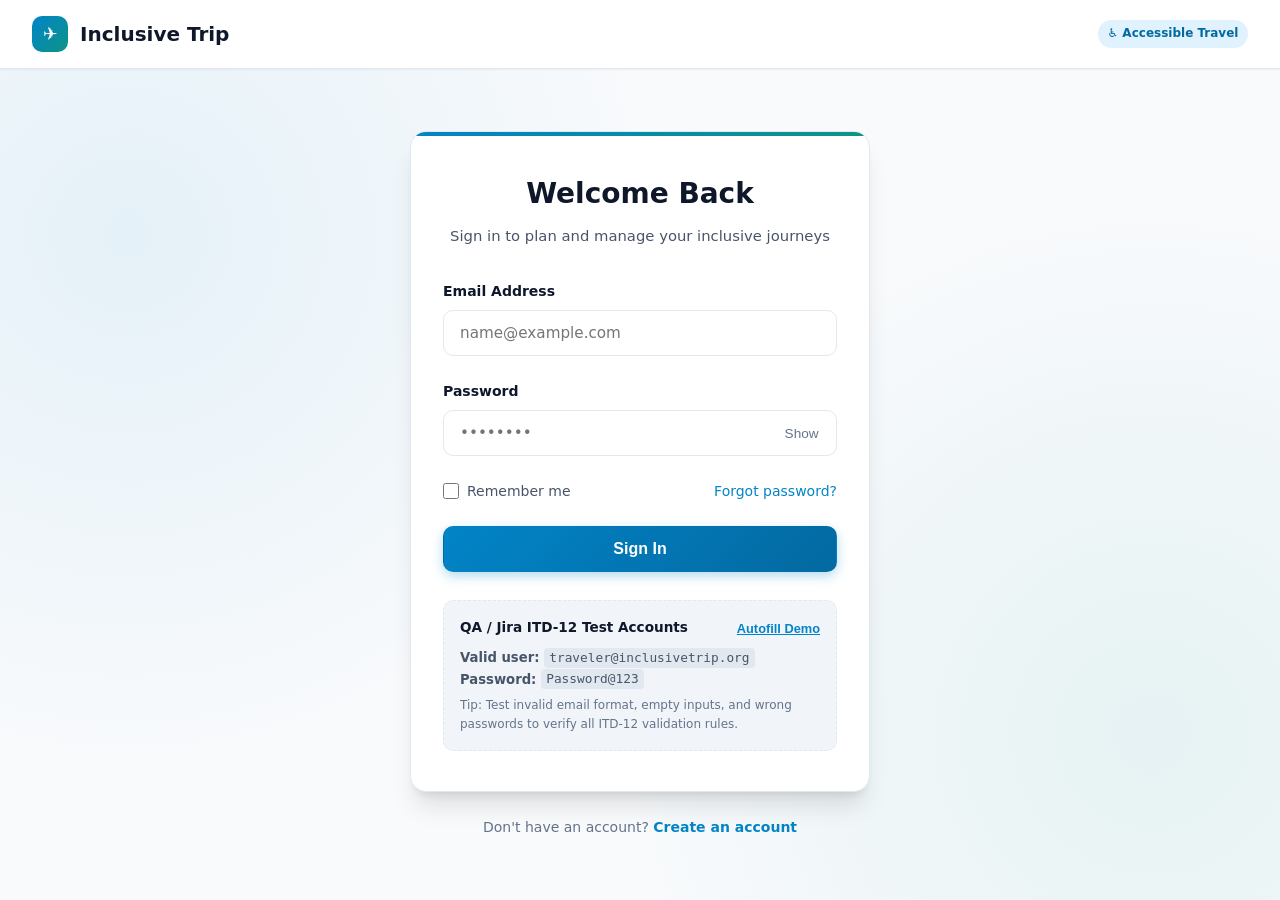
<file: index.html>
<!DOCTYPE html>
<html lang="en">
<head>
  <meta charset="UTF-8">
  <meta name="viewport" content="width=device-width, initial-scale=1.0">
  <meta name="description" content="Inclusive Trip - Explore barrier-free, accessible travel destinations tailored for you.">
  <title>Dashboard | Inclusive Trip</title>
  <link rel="stylesheet" href="css/main.css">
  <style>
    /* Dashboard Specific Styles */
    .dashboard-hero {
      background: linear-gradient(135deg, #0284c7 0%, #0d9488 100%);
      color: var(--text-inverse);
      padding: 3.5rem 2rem;
      border-radius: 0 0 var(--radius-lg) var(--radius-lg);
      margin-bottom: 2.5rem;
      box-shadow: var(--shadow-lg);
    }

    .hero-container {
      max-width: 1100px;
      margin: 0 auto;
      display: flex;
      justify-content: space-between;
      align-items: center;
      flex-wrap: wrap;
      gap: 1.5rem;
    }

    .hero-content h1 {
      font-size: 2.25rem;
      font-weight: 800;
      margin-bottom: 0.5rem;
    }

    .hero-content p {
      font-size: 1.1rem;
      opacity: 0.92;
      max-width: 600px;
    }

    .user-profile-card {
      background: rgba(255, 255, 255, 0.15);
      backdrop-filter: blur(12px);
      border: 1px solid rgba(255, 255, 255, 0.3);
      padding: 1.25rem 1.75rem;
      border-radius: var(--radius-md);
      display: flex;
      align-items: center;
      gap: 1rem;
    }

    .user-avatar {
      width: 48px;
      height: 48px;
      background: var(--bg-card);
      color: var(--primary);
      border-radius: 50%;
      display: flex;
      align-items: center;
      justify-content: center;
      font-size: 1.3rem;
      font-weight: 700;
    }

    .user-details h3 {
      font-size: 1.1rem;
      font-weight: 700;
    }

    .user-details p {
      font-size: 0.85rem;
      opacity: 0.9;
    }

    .dashboard-main {
      max-width: 1100px;
      margin: 0 auto;
      padding: 0 1.5rem 3rem 1.5rem;
      flex: 1;
      width: 100%;
    }

    .section-title {
      font-size: 1.4rem;
      font-weight: 700;
      color: var(--text-primary);
      margin-bottom: 1.5rem;
      display: flex;
      align-items: center;
      gap: 0.5rem;
    }

    .filter-tags {
      display: flex;
      gap: 0.75rem;
      margin-bottom: 2rem;
      flex-wrap: wrap;
    }

    .tag-btn {
      padding: 0.5rem 1rem;
      background: var(--bg-card);
      border: 1px solid var(--border-subtle);
      border-radius: var(--radius-full);
      font-size: 0.875rem;
      font-weight: 600;
      color: var(--text-secondary);
      cursor: pointer;
      display: flex;
      align-items: center;
      gap: 0.4rem;
      transition: all var(--transition-fast);
    }

    .tag-btn.active, .tag-btn:hover {
      background: var(--primary);
      color: var(--text-inverse);
      border-color: var(--primary);
    }

    .trips-grid {
      display: grid;
      grid-template-columns: repeat(auto-fill, minmax(320px, 1fr));
      gap: 1.75rem;
    }

    .trip-card {
      background: var(--bg-card);
      border: 1px solid var(--border-subtle);
      border-radius: var(--radius-lg);
      padding: 1.5rem;
      box-shadow: var(--shadow-sm);
      transition: transform var(--transition-fast), box-shadow var(--transition-fast);
      display: flex;
      flex-direction: column;
      justify-content: space-between;
    }

    .trip-card:hover {
      transform: translateY(-3px);
      box-shadow: var(--shadow-md);
    }

    .trip-badge {
      display: inline-block;
      padding: 0.25rem 0.6rem;
      border-radius: var(--radius-sm);
      font-size: 0.75rem;
      font-weight: 700;
      text-transform: uppercase;
      margin-bottom: 0.75rem;
    }

    .badge-accessible {
      background: #e0f2fe;
      color: #0284c7;
    }

    .badge-sensory {
      background: #f0fdf4;
      color: #16a34a;
    }

    .badge-guided {
      background: #fef3c7;
      color: #d97706;
    }

    .trip-card h3 {
      font-size: 1.2rem;
      color: var(--text-primary);
      margin-bottom: 0.5rem;
    }

    .trip-card p {
      color: var(--text-secondary);
      font-size: 0.9rem;
      margin-bottom: 1.25rem;
      line-height: 1.5;
    }

    .trip-features {
      list-style: none;
      font-size: 0.825rem;
      color: var(--text-muted);
      margin-bottom: 1.25rem;
      display: flex;
      flex-direction: column;
      gap: 0.35rem;
    }

    .trip-features li::before {
      content: "✓ ";
      color: var(--success);
      font-weight: bold;
    }

    @media (max-width: 768px) {
      .hero-container {
        flex-direction: column;
        align-items: flex-start;
      }
      .dashboard-hero {
        padding: 2.5rem 1.25rem;
      }
      .trips-grid {
        grid-template-columns: 1fr;
      }
    }
  </style>
</head>
<body>

  <!-- Authenticated Navbar -->
  <header class="navbar" role="banner">
    <a href="index.html" class="nav-brand" aria-label="Inclusive Trip Dashboard">
      <div class="brand-icon" aria-hidden="true">✈</div>
      <span>Inclusive Trip</span>
    </a>
    
    <div style="display: flex; align-items: center; gap: 1rem;">
      <span class="accessibility-badge">♿ Verified Accessible</span>
      <button id="logout-btn" class="btn btn-outline" style="padding: 0.5rem 1rem; font-size: 0.85rem;" title="Sign out of your session">
        Log Out
      </button>
    </div>
  </header>

  <!-- Hero Banner displaying authenticated user state -->
  <section class="dashboard-hero">
    <div class="hero-container">
      <div class="hero-content">
        <h1>Welcome, <span id="user-display-name">Traveler</span>!</h1>
        <p>Your barrier-free travel hub. Discover destinations with verified wheelchair access, sensory quiet zones, and assistive support.</p>
      </div>
      <div class="user-profile-card">
        <div class="user-avatar" aria-hidden="true">👤</div>
        <div class="user-details">
          <h3 id="user-display-role">Verified Traveler</h3>
          <p id="user-display-email">user@inclusivetrip.org</p>
        </div>
      </div>
    </div>
  </section>

  <!-- Curated Inclusive Experiences -->
  <main class="dashboard-main" role="main">
    <h2 class="section-title">
      <span>Accessible Expeditions & Escapes</span>
    </h2>

    <div class="filter-tags" role="toolbar" aria-label="Accessibility feature filters">
      <button class="tag-btn active">All Destinations</button>
      <button class="tag-btn">♿ Step-Free Paths</button>
      <button class="tag-btn">🎧 Low-Sensory Spaces</button>
      <button class="tag-btn">🐕 Service Animals Welcomed</button>
      <button class="tag-btn">🚌 Accessible Shuttles</button>
    </div>

    <div class="trips-grid">
      <!-- Card 1 -->
      <article class="trip-card">
        <div>
          <span class="trip-badge badge-accessible">100% Step-Free</span>
          <h3>Pacific Coast Accessible Boardwalk</h3>
          <p>Panoramic ocean lookouts featuring tactile guide rails, wide ADA boardwalks, and beach-accessible wheelchairs available on-site.</p>
          <ul class="trip-features">
            <li>Zero-grade ramp access from parking</li>
            <li>Braille interpretive audio guides</li>
            <li>Accessible companion restrooms</li>
          </ul>
        </div>
        <button class="btn btn-primary" style="width: 100%;">View Itinerary</button>
      </article>

      <!-- Card 2 -->
      <article class="trip-card">
        <div>
          <span class="trip-badge badge-sensory">Sensory Friendly</span>
          <h3>Alpine Botanical Quiet Pavilion</h3>
          <p>Curated serene walking trails with low-stimulation quiet gardens, gentle acoustic water features, and noise-cancelling headset rentals.</p>
          <ul class="trip-features">
            <li>Designated sensory decompression rooms</li>
            <li>Visual sensory maps provided ahead of time</li>
            <li>Certified neurodiverse trained guides</li>
          </ul>
        </div>
        <button class="btn btn-primary" style="width: 100%;">View Itinerary</button>
      </article>

      <!-- Card 3 -->
      <article class="trip-card">
        <div>
          <span class="trip-badge badge-guided">Assisted Transit</span>
          <h3>Historical Harbor Cruise & Tour</h3>
          <p>Hydraulic lift embarkation with guided live audio-described narration and ASL interpreters on all scheduled departures.</p>
          <ul class="trip-features">
            <li>Roll-on vessel boarding ramps</li>
            <li>ASL interpretation and live captions</li>
            <li>Dedicated companion priority seating</li>
          </ul>
        </div>
        <button class="btn btn-primary" style="width: 100%;">View Itinerary</button>
      </article>
    </div>
  </main>

  <footer style="text-align: center; padding: 2rem; color: var(--text-muted); font-size: 0.85rem; border-top: 1px solid var(--border-subtle);">
    Inclusive Trip Platform • Jira ITD-12 User Login Demonstration
  </footer>

  <!-- Scripts -->
  <script src="js/auth-service.js"></script>
  <script src="js/auth-guard.js"></script>
</body>
</html>
</file>
<file: css/main.css>
/* ==========================================================================
   Inclusive Trip Project - Core Design System & Tokens
   WCAG 2.1 AA Compliant - Modern Accessible Aesthetic
   ========================================================================== */

:root {
  /* Color Palette - Vibrant, Accessible & Premium */
  --primary: #0284c7;
  --primary-hover: #0369a1;
  --primary-focus: rgba(2, 132, 199, 0.25);
  --secondary: #0d9488;
  --secondary-hover: #0f766e;
  
  --bg-main: #f8fafc;
  --bg-card: #ffffff;
  --bg-surface: #f1f5f9;
  
  --text-primary: #0f172a;
  --text-secondary: #475569;
  --text-muted: #64748b;
  --text-inverse: #ffffff;

  --border-subtle: #e2e8f0;
  --border-focus: #0284c7;
  
  /* Status Colors */
  --success: #16a34a;
  --success-bg: #f0fdf4;
  --success-border: #bbf7d0;
  
  --danger: #dc2626;
  --danger-bg: #fef2f2;
  --danger-border: #fecaca;

  --warning: #d97706;
  --warning-bg: #fffbeb;
  --warning-border: #fde68a;

  /* Elevation & Shadows */
  --shadow-sm: 0 1px 2px 0 rgb(0 0 0 / 0.05);
  --shadow-md: 0 4px 6px -1px rgb(0 0 0 / 0.1), 0 2px 4px -2px rgb(0 0 0 / 0.1);
  --shadow-lg: 0 10px 15px -3px rgb(0 0 0 / 0.1), 0 4px 6px -4px rgb(0 0 0 / 0.1);
  --shadow-xl: 0 20px 25px -5px rgb(0 0 0 / 0.1), 0 8px 10px -6px rgb(0 0 0 / 0.1);

  /* Radii */
  --radius-sm: 6px;
  --radius-md: 10px;
  --radius-lg: 16px;
  --radius-full: 9999px;

  /* Typography */
  --font-family: system-ui, -apple-system, BlinkMacSystemFont, "Segoe UI", Roboto, "Helvetica Neue", Arial, sans-serif;
  --transition-fast: 150ms ease;
  --transition-normal: 250ms cubic-bezier(0.4, 0, 0.2, 1);
}

/* Reset & Base */
*, *::before, *::after {
  box-sizing: border-box;
  margin: 0;
  padding: 0;
}

html {
  font-size: 16px;
  scroll-behavior: smooth;
}

body {
  font-family: var(--font-family);
  background-color: var(--bg-main);
  color: var(--text-primary);
  line-height: 1.6;
  min-height: 100vh;
  display: flex;
  flex-direction: column;
  -webkit-font-smoothing: antialiased;
}

/* Accessibility Focus States */
:focus-visible {
  outline: 3px solid var(--primary);
  outline-offset: 2px;
}

/* Navigation Bar */
.navbar {
  background: var(--bg-card);
  border-bottom: 1px solid var(--border-subtle);
  padding: 1rem 2rem;
  display: flex;
  align-items: center;
  justify-content: space-between;
  box-shadow: var(--shadow-sm);
  position: sticky;
  top: 0;
  z-index: 50;
}

.nav-brand {
  display: flex;
  align-items: center;
  gap: 0.75rem;
  font-weight: 700;
  font-size: 1.25rem;
  color: var(--text-primary);
  text-decoration: none;
}

.brand-icon {
  width: 36px;
  height: 36px;
  background: linear-gradient(135deg, var(--primary), var(--secondary));
  color: var(--text-inverse);
  border-radius: var(--radius-md);
  display: flex;
  align-items: center;
  justify-content: center;
  font-size: 1.1rem;
}

.nav-links {
  display: flex;
  align-items: center;
  gap: 1.5rem;
  list-style: none;
}

.nav-links a {
  color: var(--text-secondary);
  text-decoration: none;
  font-weight: 500;
  transition: color var(--transition-fast);
}

.nav-links a:hover {
  color: var(--primary);
}

/* Common Buttons */
.btn {
  display: inline-flex;
  align-items: center;
  justify-content: center;
  gap: 0.5rem;
  font-weight: 600;
  font-size: 0.95rem;
  padding: 0.75rem 1.5rem;
  border-radius: var(--radius-md);
  border: 1px solid transparent;
  cursor: pointer;
  transition: all var(--transition-normal);
  text-decoration: none;
  line-height: 1;
}

.btn-primary {
  background: linear-gradient(135deg, var(--primary), #0369a1);
  color: var(--text-inverse);
  box-shadow: 0 4px 12px rgba(2, 132, 199, 0.3);
}

.btn-primary:hover:not(:disabled) {
  background: linear-gradient(135deg, #0369a1, #075985);
  transform: translateY(-1px);
  box-shadow: 0 6px 16px rgba(2, 132, 199, 0.4);
}

.btn-primary:active:not(:disabled) {
  transform: translateY(0);
}

.btn-primary:disabled {
  opacity: 0.65;
  cursor: not-allowed;
}

.btn-outline {
  background: transparent;
  border: 1px solid var(--border-subtle);
  color: var(--text-secondary);
}

.btn-outline:hover {
  background: var(--bg-surface);
  color: var(--text-primary);
}

/* Alert Boxes */
.alert {
  padding: 0.875rem 1.25rem;
  border-radius: var(--radius-md);
  font-size: 0.9rem;
  margin-bottom: 1.25rem;
  display: flex;
  align-items: flex-start;
  gap: 0.75rem;
  animation: fadeIn 0.3s ease;
}

.alert-danger {
  background-color: var(--danger-bg);
  border: 1px solid var(--danger-border);
  color: var(--danger);
}

.alert-success {
  background-color: var(--success-bg);
  border: 1px solid var(--success-border);
  color: var(--success);
}

.alert-icon {
  flex-shrink: 0;
  font-size: 1.1rem;
}

/* Keyframes */
@keyframes fadeIn {
  from { opacity: 0; transform: translateY(-4px); }
  to { opacity: 1; transform: translateY(0); }
}

@keyframes spin {
  to { transform: rotate(360deg); }
}

.spinner {
  width: 18px;
  height: 18px;
  border: 2px solid rgba(255, 255, 255, 0.3);
  border-top-color: #ffffff;
  border-radius: 50%;
  animation: spin 0.8s linear infinite;
  display: inline-block;
}

/* Accessibility Badge */
.accessibility-badge {
  display: inline-flex;
  align-items: center;
  gap: 0.35rem;
  background: #e0f2fe;
  color: #0369a1;
  font-size: 0.75rem;
  font-weight: 600;
  padding: 0.25rem 0.6rem;
  border-radius: var(--radius-full);
}
</file>
<file: css/login.css>
/* ==========================================================================
   Inclusive Trip Project - Login Page Styles (ITD-12)
   Responsive, High-Contrast & Accessible
   ========================================================================== */

.login-container {
  flex: 1;
  display: flex;
  align-items: center;
  justify-content: center;
  padding: 2.5rem 1.5rem;
  background: 
    radial-gradient(circle at 10% 20%, rgba(2, 132, 199, 0.08) 0%, transparent 40%),
    radial-gradient(circle at 90% 80%, rgba(13, 148, 136, 0.08) 0%, transparent 40%),
    var(--bg-main);
}

.login-wrapper {
  width: 100%;
  max-width: 460px;
}

.login-card {
  background: var(--bg-card);
  border: 1px solid var(--border-subtle);
  border-radius: var(--radius-lg);
  padding: 2.5rem 2rem;
  box-shadow: var(--shadow-xl);
  position: relative;
  overflow: hidden;
}

.login-card::before {
  content: "";
  position: absolute;
  top: 0;
  left: 0;
  right: 0;
  height: 4px;
  background: linear-gradient(90deg, var(--primary), var(--secondary));
}

.login-header {
  text-align: center;
  margin-bottom: 2rem;
}

.login-header h1 {
  font-size: 1.75rem;
  font-weight: 700;
  color: var(--text-primary);
  margin-bottom: 0.5rem;
}

.login-header p {
  color: var(--text-secondary);
  font-size: 0.925rem;
}

/* Form Controls & Floating Groups */
.form-group {
  margin-bottom: 1.5rem;
  position: relative;
}

.form-label {
  display: flex;
  justify-content: space-between;
  align-items: center;
  font-size: 0.875rem;
  font-weight: 600;
  color: var(--text-primary);
  margin-bottom: 0.5rem;
}

.input-container {
  position: relative;
  display: flex;
  align-items: center;
}

.form-input {
  width: 100%;
  padding: 0.8rem 1rem;
  font-size: 0.95rem;
  font-family: inherit;
  color: var(--text-primary);
  background-color: var(--bg-card);
  border: 1.5px solid var(--border-subtle);
  border-radius: var(--radius-md);
  transition: border-color var(--transition-fast), box-shadow var(--transition-fast);
}

.form-input:focus {
  outline: none;
  border-color: var(--primary);
  box-shadow: 0 0 0 4px var(--primary-focus);
}

.form-input.is-invalid {
  border-color: var(--danger);
  background-color: #fffafa;
}

.form-input.is-invalid:focus {
  box-shadow: 0 0 0 4px rgba(220, 38, 38, 0.2);
}

/* Password Toggle Button */
.password-toggle-btn {
  position: absolute;
  right: 0.75rem;
  background: none;
  border: none;
  color: var(--text-muted);
  cursor: pointer;
  padding: 0.4rem;
  display: flex;
  align-items: center;
  justify-content: center;
  font-size: 0.85rem;
  border-radius: var(--radius-sm);
  transition: color var(--transition-fast);
}

.password-toggle-btn:hover {
  color: var(--text-primary);
}

.password-toggle-btn:focus-visible {
  outline: 2px solid var(--primary);
}

/* Helper & Error Texts */
.error-text {
  display: none;
  font-size: 0.8rem;
  color: var(--danger);
  margin-top: 0.35rem;
  font-weight: 500;
}

.form-group.has-error .error-text {
  display: flex;
  align-items: center;
  gap: 0.3rem;
  animation: fadeIn 0.2s ease;
}

/* Login Extra Actions */
.form-actions-row {
  display: flex;
  justify-content: space-between;
  align-items: center;
  margin-bottom: 1.5rem;
  font-size: 0.875rem;
}

.remember-me {
  display: flex;
  align-items: center;
  gap: 0.5rem;
  color: var(--text-secondary);
  cursor: pointer;
  user-select: none;
}

.remember-me input[type="checkbox"] {
  width: 16px;
  height: 16px;
  accent-color: var(--primary);
  cursor: pointer;
}

.forgot-password-link {
  color: var(--primary);
  text-decoration: none;
  font-weight: 500;
}

.forgot-password-link:hover {
  text-decoration: underline;
}

.btn-login-submit {
  width: 100%;
  padding: 0.875rem;
  font-size: 1rem;
}

/* Demo Credentials Helper Box */
.demo-credentials-box {
  margin-top: 1.75rem;
  padding: 1rem;
  background-color: var(--bg-surface);
  border: 1px dashed var(--border-subtle);
  border-radius: var(--radius-md);
  font-size: 0.825rem;
  color: var(--text-secondary);
}

.demo-credentials-box h3 {
  font-size: 0.85rem;
  color: var(--text-primary);
  margin-bottom: 0.5rem;
  display: flex;
  align-items: center;
  justify-content: space-between;
}

.btn-fill-demo {
  background: none;
  border: none;
  color: var(--primary);
  font-size: 0.8rem;
  font-weight: 600;
  cursor: pointer;
  text-decoration: underline;
}

.btn-fill-demo:hover {
  color: var(--primary-hover);
}

.demo-credentials-box code {
  background: #e2e8f0;
  padding: 0.15rem 0.35rem;
  border-radius: 4px;
  font-family: monospace;
  font-size: 0.8rem;
}

/* Footer note */
.login-footer {
  text-align: center;
  margin-top: 1.5rem;
  font-size: 0.875rem;
  color: var(--text-muted);
}

.login-footer a {
  color: var(--primary);
  text-decoration: none;
  font-weight: 600;
}

.login-footer a:hover {
  text-decoration: underline;
}

/* Responsive Breakpoint */
@media (max-width: 480px) {
  .login-card {
    padding: 1.75rem 1.25rem;
  }

  .login-header h1 {
    font-size: 1.5rem;
  }

  .form-actions-row {
    flex-direction: column;
    align-items: flex-start;
    gap: 0.75rem;
  }
}
</file>
